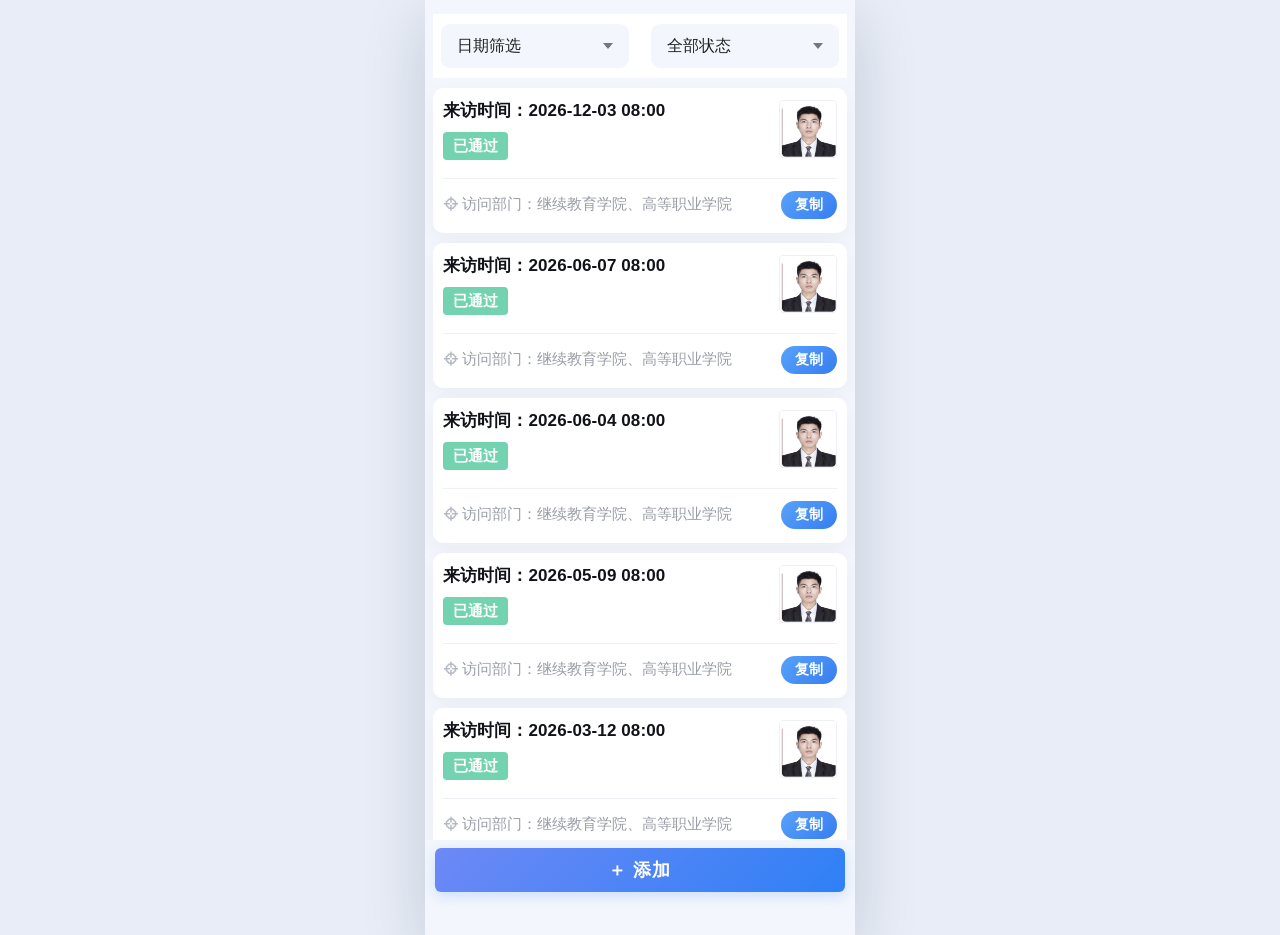
<file: index.html>
<!doctype html>
<html lang="zh-CN">
<head>
  <meta charset="utf-8" />
  <meta name="viewport" content="width=device-width, initial-scale=1, viewport-fit=cover" />
  <title>访客申请</title>
  <link rel="stylesheet" href="style.css" />
</head>
<body>
  <!--
    访客申请列表页
    本版本已改成“来访日期自动取当天日期”。
    修改时间：改每个 h2.visit-time 的 data-time。
    修改部门：改 .dept 文本，同时改复制按钮的 data-dept。
    替换头像：替换 avatar-1.png 等图片即可。
  -->
  <main class="app list-page">
    <section class="filter-card">
      <button class="select-btn" type="button">日期筛选<span class="down"></span></button>
      <button class="select-btn" type="button">全部状态<span class="down"></span></button>
    </section>

    <section class="card-list">
      <article class="visit-card" data-link="detail.html">
        <div class="card-main">
          <div class="card-text">
            <h2 class="visit-time" data-time="08:00">来访时间：</h2>
            <span class="status-pass">已通过</span>
          </div>
          <img class="avatar" src="avatar-1.png" alt="访客自拍照" />
        </div>
        <div class="divider"></div>
        <div class="card-bottom">
          <p class="dept"><span class="pin">⌖</span>访问部门：继续教育学院、高等职业学院</p>
          <button class="copy-btn" type="button" data-time="16:00" data-dept="合作发展处">复制</button>
        </div>
      </article>

      <article class="visit-card" data-link="detail.html">
        <div class="card-main">
          <div class="card-text">
            <h2>来访时间：2026-06-07 08:00</h2>
            <span class="status-pass">已通过</span>
          </div>
          <img class="avatar" src="avatar-1.png" alt="访客自拍照" />
        </div>
        <div class="divider"></div>
        <div class="card-bottom">
          <p class="dept"><span class="pin">⌖</span>访问部门：继续教育学院、高等职业学院</p>
          <button class="copy-btn" type="button" data-time="08:00" data-dept="继续教育学院、高等职业学院">复制</button>
        </div>
      </article>

      <article class="visit-card" data-link="detail.html">
        <div class="card-main">
          <div class="card-text">
            <h2 >来访时间：2026-06-04 08:00</h2>
            <span class="status-pass">已通过</span>
          </div>
          <img class="avatar" src="avatar-1.png" alt="访客自拍照" />
        </div>
        <div class="divider"></div>
        <div class="card-bottom">
          <p class="dept"><span class="pin">⌖</span>访问部门：继续教育学院、高等职业学院</p>
          <button class="copy-btn" type="button" data-time="08:00" data-dept="继续教育学院、高等职业学院">复制</button>
        </div>
      </article>

      <article class="visit-card" data-link="detail.html">
        <div class="card-main">
          <div class="card-text">
            <h2>来访时间：2026-05-09 08:00</h2>
            <span class="status-pass">已通过</span>
          </div>
          <img class="avatar" src="avatar-1.png" alt="访客自拍照" />
        </div>
        <div class="divider"></div>
        <div class="card-bottom">
          <p class="dept"><span class="pin">⌖</span>访问部门：继续教育学院、高等职业学院</p>
          <button class="copy-btn" type="button" data-time="08:00" data-dept="继续教育学院、高等职业学院">复制</button>
        </div>
      </article>

      <article class="visit-card" data-link="detail.html">
        <div class="card-main">
          <div class="card-text">
            <h2>来访时间：2026-03-12 08:00</h2>
            <span class="status-pass">已通过</span>
          </div>
          <img class="avatar" src="avatar-1.png" alt="访客自拍照" />
        </div>
        <div class="divider"></div>
        <div class="card-bottom">
          <p class="dept"><span class="pin">⌖</span>访问部门：继续教育学院、高等职业学院</p>
          <button class="copy-btn" type="button" data-time="08:00" data-dept="继续教育学院、高等职业学院">复制</button>
        </div>
      </article>
    </section>

    <footer class="bottom-bar">
      <button class="add-btn" type="button">＋ 添加</button>
    </footer>
  </main>

  <script src="app.js"></script>
</body>
</html>
</file>
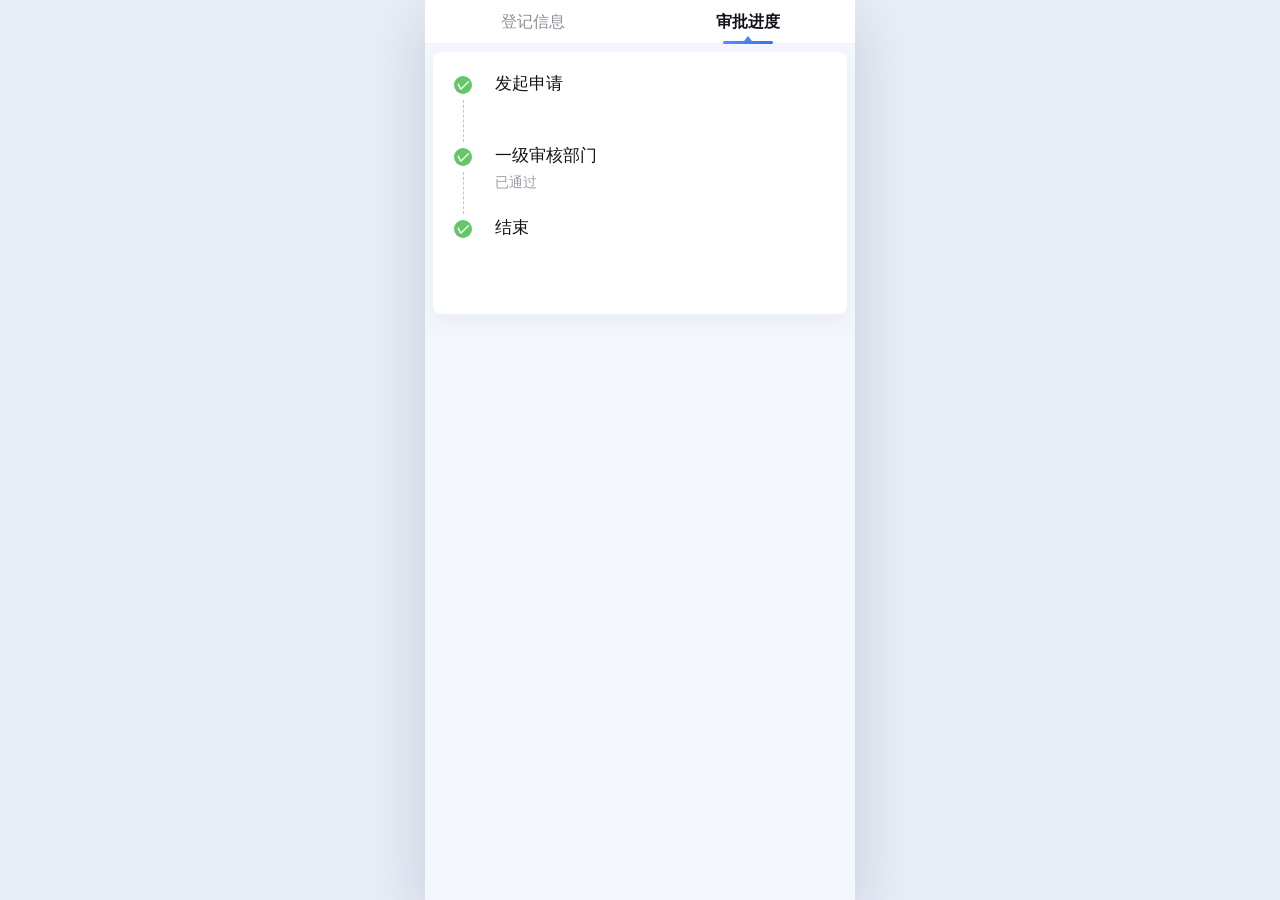
<file: progress.html>
<!doctype html>
<html lang="zh-CN">
<head>
  <meta charset="utf-8" />
  <meta name="viewport" content="width=device-width, initial-scale=1, viewport-fit=cover" />
  <title>审批进度</title>
  <link rel="stylesheet" href="style.css" />
</head>
<body>
  <!--
    审批进度页
    修改入口：新增/删除 .timeline-item 可以改变审批节点。
  -->
  <main class="app progress-page">
    <nav class="tabs">
      <a class="tab" href="detail.html">登记信息</a>
      <a class="tab active" href="progress.html">审批进度</a>
    </nav>

    <section class="timeline-card">
      <div class="timeline">
        <div class="timeline-item">
          <div class="check">✓</div>
          <div class="timeline-content">
            <h3>发起申请</h3>
          </div>
        </div>
        <div class="timeline-item">
          <div class="check">✓</div>
          <div class="timeline-content">
            <h3>一级审核部门</h3>
            <p>已通过</p>
          </div>
        </div>
        <div class="timeline-item last">
          <div class="check">✓</div>
          <div class="timeline-content">
            <h3>结束</h3>
          </div>
        </div>
      </div>
    </section>
  </main>

  <script src="app.js"></script>
</body>
</html>
</file>
<file: style.css>
/*
  可编辑样式入口：
  颜色、圆角、页面宽度都集中在这里。
  想更像原图：通常只需要微调 --bg、--blue、--green、--radius。
*/
:root {
  --page-width: 430px;
  --bg: #f3f6fc;
  --card: #ffffff;
  --text: #111318;
  --muted: #909399;
  --line: #edf0f6;
  --blue: #3f83f8;
  --blue-2: #5e86f3;
  --green: #73d3b1;
  --green-deep: #64cba6;
  --shadow: 0 8px 22px rgba(22, 44, 80, .045);
  --radius: 10px;
}

* { box-sizing: border-box; }
html, body { margin: 0; padding: 0; min-height: 100%; }
body {
  font-family: -apple-system, BlinkMacSystemFont, "Segoe UI", "PingFang SC", "Hiragino Sans GB", "Microsoft YaHei", Arial, sans-serif;
  color: var(--text);
  background: #e8edf7;
  -webkit-font-smoothing: antialiased;
}
button, a { font-family: inherit; }
a { color: inherit; text-decoration: none; }

.app {
  width: 100%;
  max-width: var(--page-width);
  min-height: 100vh;
  margin: 0 auto;
  background: var(--bg);
  overflow-x: hidden;
}
@media (min-width: 520px) {
  .app { box-shadow: 0 18px 60px rgba(10, 28, 55, .16); }
}

/* 列表页 */
.list-page {
  padding: 14px 8px 82px;
}
.filter-card {
  display: grid;
  grid-template-columns: 1fr 1fr;
  gap: 22px;
  padding: 10px 8px;
  margin: 0 0 10px;
  background: var(--card);
  border-radius: 0;
}
.select-btn {
  height: 44px;
  padding: 0 16px;
  border: 0;
  border-radius: 9px;
  background: #f3f6fc;
  color: #222;
  font-size: 16px;
  text-align: left;
  display: flex;
  align-items: center;
  justify-content: space-between;
}
.down {
  width: 0;
  height: 0;
  border-left: 5px solid transparent;
  border-right: 5px solid transparent;
  border-top: 6px solid #73777f;
  margin-left: 8px;
}
.card-list { display: flex; flex-direction: column; gap: 10px; }
.visit-card {
  background: var(--card);
  border-radius: 10px;
  padding: 12px 10px 10px;
  min-height: 122px;
  box-shadow: var(--shadow);
  cursor: pointer;
}
.card-main {
  display: grid;
  grid-template-columns: 1fr 64px;
  min-height: 70px;
  gap: 10px;
}
.card-text h2 {
  margin: 0 0 10px;
  font-size: 17px;
  line-height: 1.3;
  font-weight: 800;
  letter-spacing: .1px;
}
.status-pass {
  display: inline-flex;
  align-items: center;
  justify-content: center;
  min-width: 58px;
  height: 28px;
  padding: 0 10px;
  border-radius: 4px;
  background: var(--green);
  color: #fff;
  font-size: 15px;
  font-weight: 600;
}
.avatar {
  width: 58px;
  height: 58px;
  object-fit: cover;
  object-position: center;
  border-radius: 4px;
  border: 1px solid #edf0f6;
  background: #fff;
  justify-self: end;
}
.divider {
  height: 1px;
  background: var(--line);
  margin: 8px 0 8px;
}
.card-bottom {
  display: flex;
  align-items: center;
  gap: 8px;
  min-height: 36px;
}
.dept {
  flex: 1;
  margin: 0;
  color: #999da6;
  font-size: 14.5px;
  line-height: 1.35;
  white-space: nowrap;
  overflow: hidden;
  text-overflow: ellipsis;
}
.pin {
  margin-right: 4px;
  color: #b4b8c2;
  font-weight: 700;
}
.copy-btn {
  width: 56px;
  height: 28px;
  border: 0;
  border-radius: 16px;
  background: linear-gradient(135deg, #57a2fb, #377df1);
  color: #fff;
  font-size: 14px;
  font-weight: 700;
  flex: 0 0 auto;
}
.bottom-bar {
  position: fixed;
  z-index: 20;
  left: 50%;
  bottom: 0;
  width: 100%;
  max-width: var(--page-width);
  transform: translateX(-50%);
  padding: 8px 10px calc(8px + env(safe-area-inset-bottom));
  background: rgba(243, 246, 252, .96);
  backdrop-filter: blur(8px);
}
.add-btn {
  width: 100%;
  height: 44px;
  border: 0;
  border-radius: 6px;
  color: #fff;
  font-size: 18px;
  font-weight: 700;
  letter-spacing: 1px;
  background: linear-gradient(135deg, #6d89f6, #2f80f6);
  box-shadow: 0 4px 14px rgba(47, 128, 246, .20);
}

/* 详情页、审批页公用 */
.detail-page, .progress-page { padding-bottom: 16px; }
.tabs {
  height: 44px;
  background: #fff;
  display: grid;
  grid-template-columns: 1fr 1fr;
  align-items: center;
  border-bottom: 1px solid #f0f2f6;
}
.tab {
  position: relative;
  height: 44px;
  display: flex;
  align-items: center;
  justify-content: center;
  color: #8b8e96;
  font-size: 16px;
  font-weight: 500;
}
.tab.active {
  color: #111318;
  font-weight: 600;
}
.tab.active::after {
  content: "";
  position: absolute;
  bottom: 0;
  left: 50%;
  width: 50px;
  height: 3px;
  transform: translateX(-50%);
  border-radius: 10px;
  background: linear-gradient(90deg, #5a8cf6, #2f75f4);
}
.tab.active::before {
  content: "";
  position: absolute;
  bottom: 3px;
  left: 50%;
  transform: translateX(-50%);
  width: 0;
  height: 0;
  border-left: 4px solid transparent;
  border-right: 4px solid transparent;
  border-bottom: 5px solid #4b83f6;
}
.detail-card,
.timeline-card {
  margin: 8px;
  background: #fff;
  border-radius: 8px;
  box-shadow: var(--shadow);
}
.node-card {
  min-height: 114px;
  padding: 14px 14px;
  display: flex;
  justify-content: space-between;
  gap: 12px;
  align-items: flex-start;
}
.node-row {
  margin: 0 0 18px;
  display: flex;
  align-items: center;
  gap: 9px;
  font-size: 15px;
}
.node-row strong { font-size: 16px; }
.blue-dot {
  width: 9px;
  height: 9px;
  border-radius: 50%;
  background: #377df1;
  display: inline-block;
}
.opinion-title {
  margin: 0 0 6px;
  font-size: 15px;
  display: flex;
  align-items: center;
  gap: 5px;
}
.pen { color: var(--blue); font-weight: 800; font-size: 18px; line-height: 1; }
.opinion-text { margin: 0; font-size: 14px; color: #333; }
.stamp {
  position: relative;
  flex: 0 0 auto;
  width: 72px;
  height: 72px;
  margin-top: 0;
  border: 3px double rgba(95, 211, 179, .85);
  border-radius: 50%;
  color: rgba(95, 211, 179, .95);
  font-size: 14px;
  font-weight: 800;
  display: flex;
  align-items: center;
  justify-content: center;
  transform: rotate(-2deg);
  overflow: hidden;
}
.stamp::before,
.stamp::after {
  content: "";
  position: absolute;
  left: -16px;
  right: -16px;
  height: 1px;
  background: repeating-linear-gradient(90deg, rgba(95, 211, 179, .36) 0 4px, transparent 4px 8px);
}
.stamp::before { top: 25px; }
.stamp::after { bottom: 25px; }
.section-title {
  margin: 0;
  padding: 15px 14px 10px;
  font-size: 17px;
  font-weight: 800;
}
.line { height: 1px; background: var(--line); margin: 0 14px 8px; }
.info-row {
  display: flex;
  align-items: flex-start;
  justify-content: space-between;
  gap: 12px;
  padding: 7px 14px;
  min-height: 34px;
  font-size: 15px;
  line-height: 1.35;
}
.info-row span { color: #111318; flex: 0 0 78px; }
.info-row strong {
  flex: 1;
  text-align: right;
  font-weight: 400;
  color: #0e1117;
  word-break: break-word;
}
.proof-card { min-height: 168px; }
.proof-label { margin: 0; padding: 7px 14px 8px; font-size: 15px; }
.proof-photo {
  width: 72px;
  height: 72px;
  margin-left: 14px;
  margin-bottom: 12px;
  object-fit: cover;
  border-radius: 4px;
  border: 1px solid #edf0f6;
}
.visit-info-card { padding-bottom: 14px; }
.business-title { margin: 5px 14px 8px; font-size: 15px; }
.business-box {
  margin: 0 14px;
  min-height: 50px;
  padding: 12px 14px;
  border-radius: 6px;
  background: #f4f7fd;
  font-size: 15px;
  line-height: 1.5;
}

/* 审批进度 */
.progress-page { min-height: 100vh; }
.timeline-card {
  margin-top: 8px;
  min-height: 206px;
  padding: 22px 18px 24px;
}
.timeline { position: relative; }
.timeline-item {
  position: relative;
  display: grid;
  grid-template-columns: 26px 1fr;
  column-gap: 18px;
  min-height: 72px;
}
.timeline-item:not(.last)::after {
  content: "";
  position: absolute;
  left: 12px;
  top: 26px;
  bottom: 4px;
  border-left: 1.5px dashed #bfc3cb;
}
.check {
  position: relative;
  z-index: 1;
  width: 18px;
  height: 18px;
  margin-top: 2px;
  margin-left: 3px;
  border-radius: 50%;
  background: #65c667;
  color: #fff;
  font-size: 13px;
  line-height: 18px;
  text-align: center;
  font-weight: 900;
}
.timeline-content h3 {
  margin: 0;
  font-size: 17px;
  line-height: 1.2;
  font-weight: 500;
}
.timeline-content p {
  margin: 8px 0 0;
  color: #9a9da5;
  font-size: 14px;
}

.toast {
  position: fixed;
  left: 50%;
  bottom: 76px;
  transform: translateX(-50%);
  background: rgba(0,0,0,.72);
  color: #fff;
  padding: 8px 14px;
  border-radius: 18px;
  font-size: 14px;
  z-index: 99;
  opacity: 0;
  pointer-events: none;
  transition: opacity .2s ease;
}
.toast.show { opacity: 1; }

/* 点击自拍照放大预览 */
.proof-photo {
  cursor: zoom-in;
  pointer-events: auto;
  -webkit-user-select: none;
  user-select: none;
  -webkit-touch-callout: none;
  touch-action: manipulation;
}

.photo-viewer {
  position: fixed;
  inset: 0;
  z-index: 9999;
  display: none;
  align-items: center;
  justify-content: center;
  padding: 24px;
  background: rgba(0, 0, 0, .82);
  box-sizing: border-box;
}

.photo-viewer.show {
  display: flex;
}

.photo-viewer img {
  display: block;
  max-width: 92vw;
  max-height: 82vh;
  object-fit: contain;
  border-radius: 8px;
  background: #fff;
  box-shadow: 0 12px 36px rgba(0, 0, 0, .35);
  -webkit-user-select: none;
  user-select: none;
  -webkit-touch-callout: none;
}

.photo-viewer-close {
  position: fixed;
  top: calc(18px + env(safe-area-inset-top));
  right: 18px;
  width: 36px;
  height: 36px;
  border: 0;
  border-radius: 50%;
  background: rgba(255, 255, 255, .18);
  color: #fff;
  font-size: 28px;
  line-height: 34px;
  text-align: center;
}

body.preview-open {
  overflow: hidden;
}
</file>
